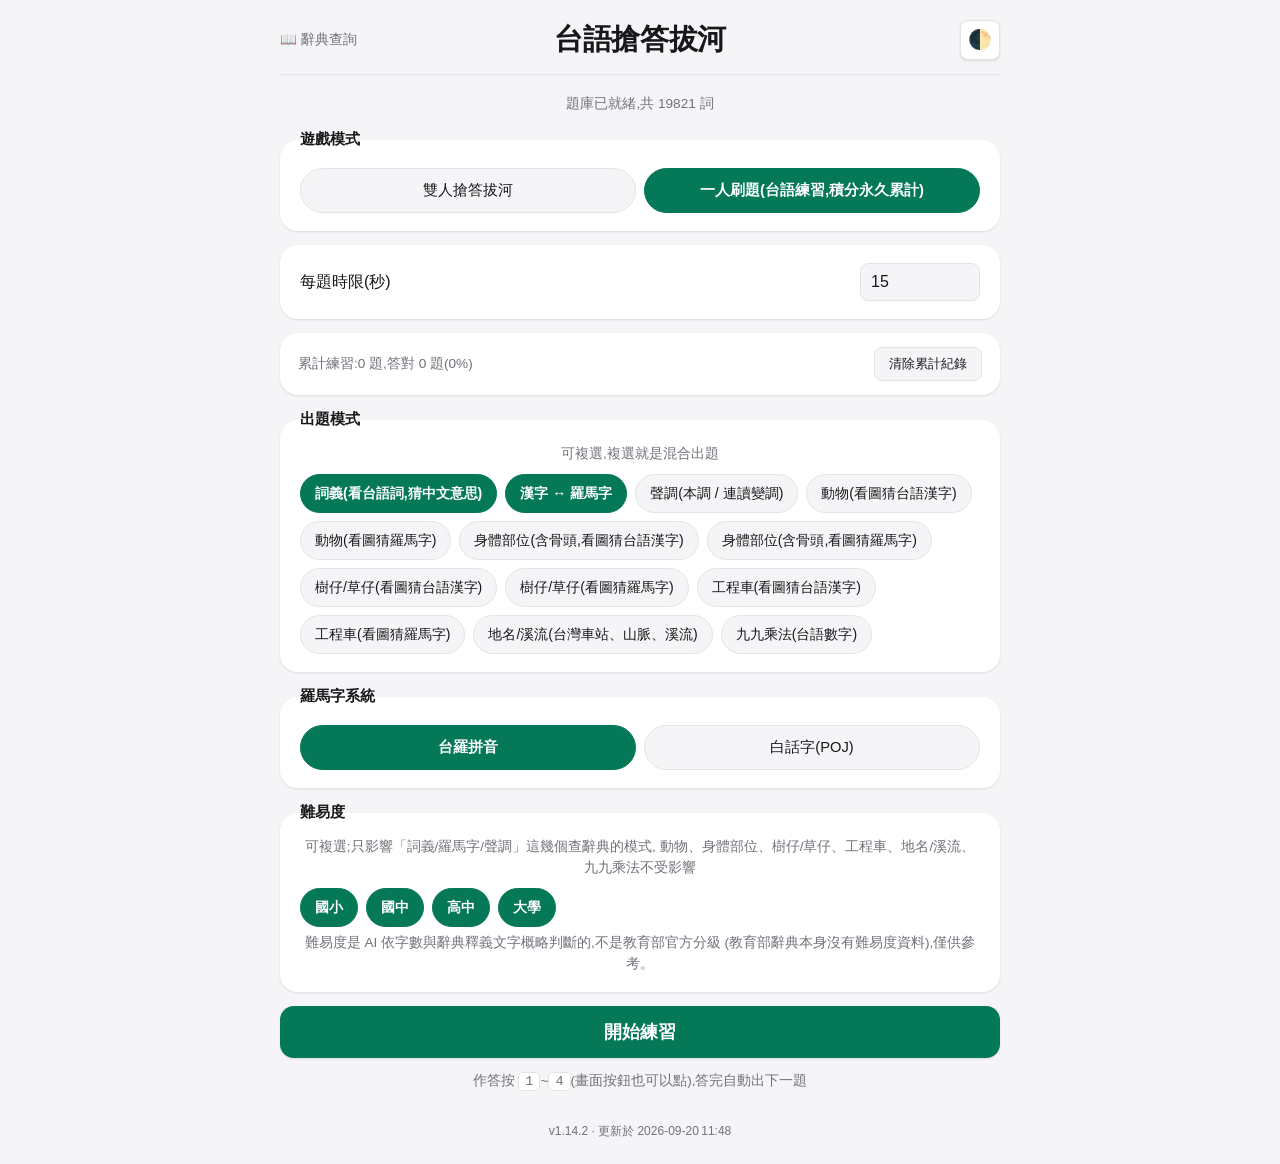
<file: index.html>
<!DOCTYPE html>
<html lang="zh-Hant">
<head>
  <meta charset="UTF-8">
  <meta name="viewport" content="width=device-width, initial-scale=1.0">
  <title>台語搶答拔河</title>
  <link rel="stylesheet" href="src/style.css">
</head>
<body>

  <header class="topBar">
    <a href="find.html" class="navLink navLinkLeft">📖 <span class="navLinkText">辭典查詢</span></a>
    <h1>台語搶答拔河</h1>
    <button type="button" id="themeToggle" title="切換深色/淺色模式" aria-label="切換深色/淺色模式">🌓</button>
  </header>

  <section id="settingsScreen">
    <p id="dictStatus">題庫載入中...</p>
    <form id="settingsForm">
      <fieldset class="segmented">
        <legend>遊戲模式</legend>
        <div class="options">
          <label><input type="radio" name="gameType" value="team"> 雙人搶答拔河</label>
          <label><input type="radio" name="gameType" value="solo" checked> 一人刷題(台語練習,積分永久累計)</label>
        </div>
      </fieldset>

      <div class="settingsCard">
        <div id="teamOnlyFields" hidden>
          <div class="field">
            <label for="targetScore">目標題數(N)</label>
            <input type="number" id="targetScore" value="5" min="1" max="50">
          </div>
          <div class="field">
            <label for="teamAName">A隊隊名</label>
            <input type="text" id="teamAName" value="紅隊">
          </div>
          <div class="field">
            <label for="teamBName">B隊隊名</label>
            <input type="text" id="teamBName" value="藍隊">
          </div>
        </div>

        <div class="field">
          <label for="questionSeconds">每題時限(秒)</label>
          <input type="number" id="questionSeconds" value="15" min="5" max="60">
        </div>
      </div>

      <div id="soloStatsBox">
        <p id="soloStatsText" class="hint"></p>
        <button type="button" id="resetSoloStatsBtn">清除累計紀錄</button>
      </div>

      <fieldset class="chipGroup">
        <legend>出題模式</legend>
        <p class="hint fieldHint">可複選,複選就是混合出題</p>
        <div class="options">
          <label><input type="checkbox" class="modeCheckbox" value="meaning" checked> 詞義(看台語詞,猜中文意思)</label>
          <label><input type="checkbox" class="modeCheckbox" value="romanization" checked> 漢字 ↔ 羅馬字</label>
          <label><input type="checkbox" class="modeCheckbox" value="tone"> 聲調(本調 / 連讀變調)</label>
          <label><input type="checkbox" class="modeCheckbox" value="animal-hanzi"> 動物(看圖猜台語漢字)</label>
          <label><input type="checkbox" class="modeCheckbox" value="animal-roman"> 動物(看圖猜羅馬字)</label>
          <label><input type="checkbox" class="modeCheckbox" value="body-hanzi"> 身體部位(含骨頭,看圖猜台語漢字)</label>
          <label><input type="checkbox" class="modeCheckbox" value="body-roman"> 身體部位(含骨頭,看圖猜羅馬字)</label>
          <label><input type="checkbox" class="modeCheckbox" value="plant-hanzi"> 樹仔/草仔(看圖猜台語漢字)</label>
          <label><input type="checkbox" class="modeCheckbox" value="plant-roman"> 樹仔/草仔(看圖猜羅馬字)</label>
          <label><input type="checkbox" class="modeCheckbox" value="vehicle-hanzi"> 工程車(看圖猜台語漢字)</label>
          <label><input type="checkbox" class="modeCheckbox" value="vehicle-roman"> 工程車(看圖猜羅馬字)</label>
          <label><input type="checkbox" class="modeCheckbox" value="place"> 地名/溪流(台灣車站、山脈、溪流)</label>
          <label><input type="checkbox" class="modeCheckbox" value="multiplication"> 九九乘法(台語數字)</label>
        </div>
      </fieldset>

      <fieldset class="segmented">
        <legend>羅馬字系統</legend>
        <div class="options">
          <label><input type="radio" name="romanSystem" value="tailo" checked> 台羅拼音</label>
          <label><input type="radio" name="romanSystem" value="poj"> 白話字(POJ)</label>
        </div>
      </fieldset>

      <fieldset class="chipGroup">
        <legend>難易度</legend>
        <p class="hint fieldHint">可複選;只影響「詞義/羅馬字/聲調」這幾個查辭典的模式,
          動物、身體部位、樹仔/草仔、工程車、地名/溪流、九九乘法不受影響</p>
        <div class="options">
          <label><input type="checkbox" class="levelCheckbox" value="elementary" checked> 國小</label>
          <label><input type="checkbox" class="levelCheckbox" value="junior" checked> 國中</label>
          <label><input type="checkbox" class="levelCheckbox" value="senior" checked> 高中</label>
          <label><input type="checkbox" class="levelCheckbox" value="university" checked> 大學</label>
        </div>
        <p class="hint fieldHint">難易度是 AI 依字數與辭典釋義文字概略判斷的,不是教育部官方分級
          (教育部辭典本身沒有難易度資料),僅供參考。</p>
      </fieldset>

      <button type="submit" id="startBtn" disabled>開始練習</button>
    </form>
    <p class="hint" id="teamKeyHint" hidden>搶答鍵:A隊按 <kbd>D</kbd>、B隊按 <kbd>K</kbd>;作答按 <kbd>1</kbd>~<kbd>4</kbd>(畫面按鈕也可以點)</p>
    <p class="hint" id="soloKeyHint">作答按 <kbd>1</kbd>~<kbd>4</kbd>(畫面按鈕也可以點),答完自動出下一題</p>
  </section>

  <section id="gameScreen" hidden>
    <div id="arena">
      <div class="sidePanel" id="panelA">
        <div class="teamName"></div>
        <div class="teamScore"></div>
        <button class="buzzBtn" id="buzzBtnA">搶答(D)</button>
      </div>

      <div id="centerStage">
        <div id="timerBadge">⏱ <span id="timerNum">--</span></div>

        <svg id="tugScene" viewBox="0 0 400 150" preserveAspectRatio="xMidYMid meet" aria-hidden="true">
          <line id="sceneGround" x1="10" y1="132" x2="390" y2="132"/>
          <line id="sceneCenterLine" x1="200" y1="18" x2="200" y2="132"/>
          <line id="ropeLine" x1="95" y1="78" x2="305" y2="78"/>

          <g transform="translate(70,78)">
            <g class="tugChar" id="charA">
              <circle class="tugHit" cx="-2" cy="-25" r="42"/>
              <path class="leg" d="M0,0 L-14,32"/>
              <path class="toe" d="M-14,32 L-20,39 M-14,32 L-14,41 M-14,32 L-8,39"/>
              <path class="leg" d="M0,0 L10,34"/>
              <path class="toe" d="M10,34 L4,41 M10,34 L10,43 M10,34 L16,41"/>
              <path class="body" d="M-3,0 C-21,-3 -25,-23 -20,-39 C-16,-53 -7,-60 -2,-60 C4,-60 14,-52 16,-39 C19,-24 15,-5 4,0 Z"/>
              <path class="arm armUp" d="M-9,-34 L-23,-44 L-29,-56"/>
              <path class="hand" d="M-29,-56 l-2,-6 M-29,-56 l-7,-2 M-29,-56 l-5,4"/>
              <path class="arm armPull" d="M-5,-32 L11,-18 L26,-6"/>
              <path class="hand" d="M26,-6 l5,-3 M26,-6 l6,1 M26,-6 l3,5"/>
              <circle class="face" cx="-2" cy="-38" r="15"/>
              <g class="eyesOpen">
                <circle class="eye" cx="-8" cy="-40" r="1.7"/>
                <circle class="eye" cx="4" cy="-40" r="1.7"/>
              </g>
              <g class="eyesClosed">
                <path class="eyeLine" d="M-10,-40 l4,0"/>
                <path class="eyeLine" d="M2,-40 l4,0"/>
              </g>
              <g class="eyesSurprised">
                <path class="eyeX" d="M-10,-42 l4,4 M-10,-38 l4,-4"/>
                <path class="eyeX" d="M2,-42 l4,4 M2,-38 l4,-4"/>
              </g>
              <path class="mouth" d="M-6,-31 Q-2,-27 2,-31"/>
              <path class="mouthOpen" d="M-5,-32 Q-2,-25 1,-32 Q-2,-29 -5,-32 Z"/>
              <path class="blush blushL" d="M-13,-34 l4,1.3 M-13,-31.5 l4,1"/>
              <path class="blush blushR" d="M11,-34 l-4,1.3 M11,-31.5 l-4,1"/>
            </g>
          </g>
          <g transform="translate(330,78) scale(-1,1)">
            <g class="tugChar" id="charB">
              <circle class="tugHit" cx="-2" cy="-25" r="42"/>
              <path class="leg" d="M0,0 L-14,32"/>
              <path class="toe" d="M-14,32 L-20,39 M-14,32 L-14,41 M-14,32 L-8,39"/>
              <path class="leg" d="M0,0 L10,34"/>
              <path class="toe" d="M10,34 L4,41 M10,34 L10,43 M10,34 L16,41"/>
              <path class="body" d="M-3,0 C-21,-3 -25,-23 -20,-39 C-16,-53 -7,-60 -2,-60 C4,-60 14,-52 16,-39 C19,-24 15,-5 4,0 Z"/>
              <path class="arm armUp" d="M-9,-34 L-23,-44 L-29,-56"/>
              <path class="hand" d="M-29,-56 l-2,-6 M-29,-56 l-7,-2 M-29,-56 l-5,4"/>
              <path class="arm armPull" d="M-5,-32 L11,-18 L26,-6"/>
              <path class="hand" d="M26,-6 l5,-3 M26,-6 l6,1 M26,-6 l3,5"/>
              <circle class="face" cx="-2" cy="-38" r="15"/>
              <g class="eyesOpen">
                <circle class="eye" cx="-8" cy="-40" r="1.7"/>
                <circle class="eye" cx="4" cy="-40" r="1.7"/>
              </g>
              <g class="eyesClosed">
                <path class="eyeLine" d="M-10,-40 l4,0"/>
                <path class="eyeLine" d="M2,-40 l4,0"/>
              </g>
              <g class="eyesSurprised">
                <path class="eyeX" d="M-10,-42 l4,4 M-10,-38 l4,-4"/>
                <path class="eyeX" d="M2,-42 l4,4 M2,-38 l4,-4"/>
              </g>
              <path class="mouth" d="M-6,-31 Q-2,-27 2,-31"/>
              <path class="mouthOpen" d="M-5,-32 Q-2,-25 1,-32 Q-2,-29 -5,-32 Z"/>
              <path class="blush blushL" d="M-13,-34 l4,1.3 M-13,-31.5 l4,1"/>
              <path class="blush blushR" d="M11,-34 l-4,1.3 M11,-31.5 l-4,1"/>
            </g>
          </g>

          <g id="ropeKnot">
            <circle r="8"/>
            <path class="flag" d="M0,-8 L14,-14 L0,-20 Z"/>
          </g>
        </svg>

        <div id="statusLine"></div>

        <div id="questionCard">
          <div id="promptLabel"></div>
          <div id="promptText"></div>
        </div>

        <div id="choices">
          <button class="choiceBtn" data-idx="0"><span class="choiceKey">1</span><span class="choiceText"></span></button>
          <button class="choiceBtn" data-idx="1"><span class="choiceKey">2</span><span class="choiceText"></span></button>
          <button class="choiceBtn" data-idx="2"><span class="choiceKey">3</span><span class="choiceText"></span></button>
          <button class="choiceBtn" data-idx="3"><span class="choiceKey">4</span><span class="choiceText"></span></button>
        </div>
      </div>

      <div class="sidePanel" id="panelB">
        <div class="teamName"></div>
        <div class="teamScore"></div>
        <button class="buzzBtn" id="buzzBtnB">搶答(K)</button>
      </div>
    </div>

    <button id="backBtn">回設定</button>
  </section>

  <section id="gameOverScreen" hidden>
    <h1 id="winnerText"></h1>
    <button id="playAgainBtn">再玩一次</button>
  </section>

  <section id="soloScreen" hidden>
    <div id="soloTop">
      <div id="soloTimerBadge">⏱ <span id="soloTimerNum">--</span></div>
      <div id="soloScoreLine">
        <span id="soloSessionScore">本次 0 / 0</span>
        <span id="soloTotalScore">累計 0 / 0</span>
      </div>
    </div>

    <div id="soloStatusLine"></div>

    <div id="soloQuestionCard">
      <div id="soloPromptLabel"></div>
      <div id="soloPromptText"></div>
    </div>

    <div id="soloChoices">
      <button class="choiceBtn" data-idx="0"><span class="choiceKey">1</span><span class="choiceText"></span></button>
      <button class="choiceBtn" data-idx="1"><span class="choiceKey">2</span><span class="choiceText"></span></button>
      <button class="choiceBtn" data-idx="2"><span class="choiceKey">3</span><span class="choiceText"></span></button>
      <button class="choiceBtn" data-idx="3"><span class="choiceKey">4</span><span class="choiceText"></span></button>
    </div>

    <button id="soloEndBtn">結束練習</button>
  </section>

  <footer id="appVersion"></footer>

  <script src="data/version.js"></script>
  <script src="src/lib/romanize.js"></script>
  <script src="data/questions.js"></script>
  <script src="src/lib/curated-words.js"></script>
  <script src="src/lib/questions.js"></script>
  <script src="src/game-state.js"></script>
  <script src="src/solo-state.js"></script>
  <script src="src/solo-stats.js"></script>
  <script src="src/keyboard.js"></script>
  <script src="src/ui.js"></script>
  <script src="src/settings.js"></script>
  <script src="src/theme.js"></script>
  <script src="src/main.js"></script>
</body>
</html>
</file>
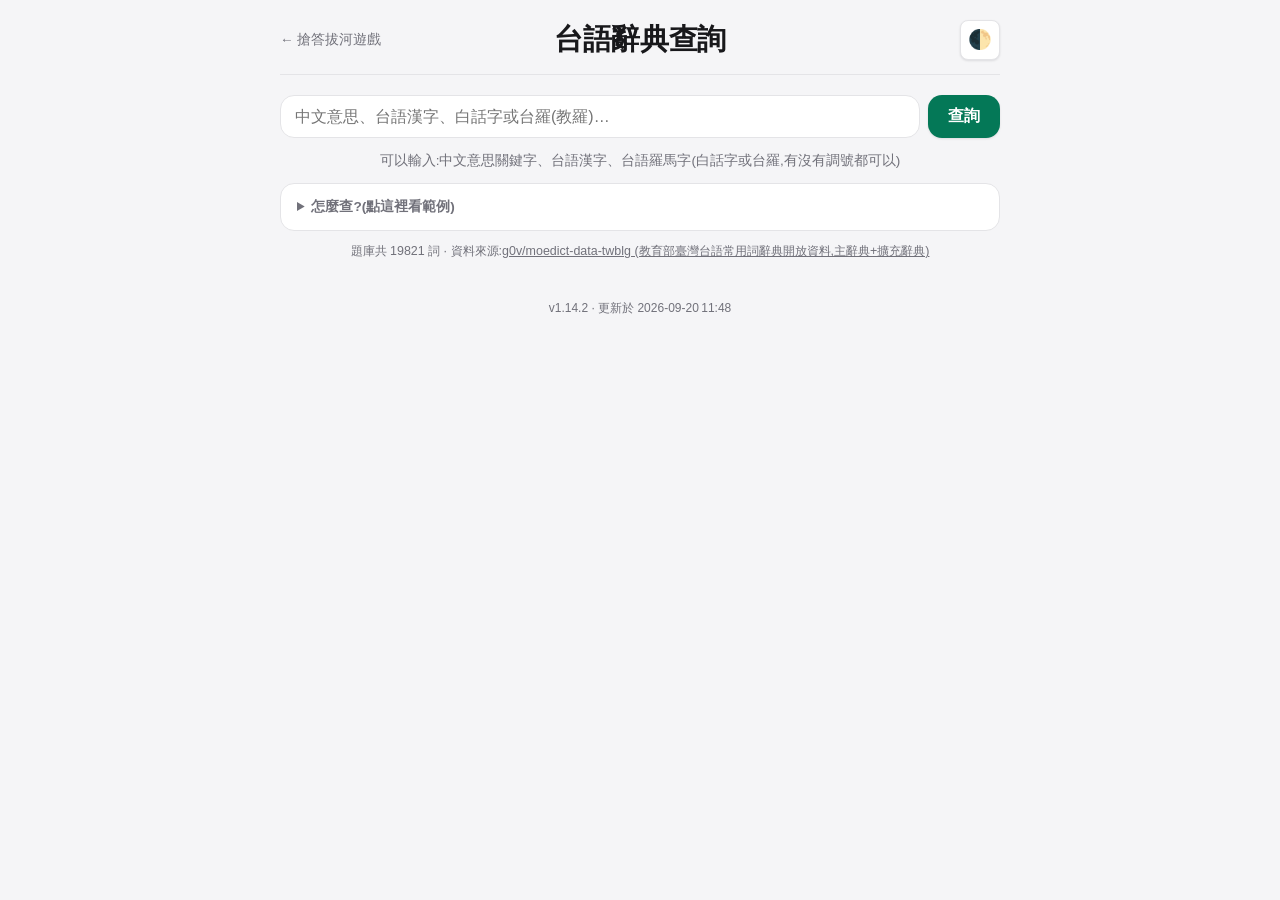
<file: find.html>
<!DOCTYPE html>
<html lang="zh-Hant">
<head>
  <meta charset="UTF-8">
  <meta name="viewport" content="width=device-width, initial-scale=1.0">
  <title>台語辭典查詢</title>
  <link rel="stylesheet" href="src/style.css">
</head>
<body>

  <header class="topBar">
    <a href="index.html" class="navLink navLinkLeft">← <span class="navLinkText">搶答拔河遊戲</span></a>
    <h1>台語辭典查詢</h1>
    <button type="button" id="themeToggle" title="切換深色/淺色模式" aria-label="切換深色/淺色模式">🌓</button>
  </header>

  <section id="findScreen">
    <form id="findForm" class="findForm">
      <input type="text" id="findInput" placeholder="中文意思、台語漢字、白話字或台羅(教羅)…" autocomplete="off">
      <button type="submit" id="findSubmitBtn">查詢</button>
    </form>
    <p class="hint">可以輸入:中文意思關鍵字、台語漢字、台語羅馬字(白話字或台羅,有沒有調號都可以)</p>

    <details class="findHelp">
      <summary>怎麼查?(點這裡看範例)</summary>
      <ul>
        <li><strong>中文意思關鍵字</strong>:輸入「感謝」,會找到漢字就是「感謝」的詞,也會找到意思裡
          有出現「感謝」兩個字的其他詞(例如「多謝」「感恩」)。</li>
        <li><strong>台語漢字</strong>:輸入「食飯」,會找到完全符合的詞,也會找到部分符合的詞
          (例如「食飯廳」「食飯會」)。</li>
        <li><strong>台語羅馬字(有打調號)</strong>:白話字、台羅兩種拼法都可以直接輸入,不用先轉換,
          兩種拼法查到的是同一批詞。例如查「to-siā」或「kám-siā」都查得到。調號可以用變音標
          (ā â à…)或數字(1~9,例如「to1-sia7」)。</li>
        <li><strong>台語羅馬字(沒打調號)</strong>:例如輸入「to-sia」(不含調號),會列出同音節、
          不同調號的候選詞讓你自己選。</li>
      </ul>
    </details>

    <p id="findMeta" class="hint findMeta"></p>
    <div id="findResults"></div>
  </section>

  <footer id="appVersion"></footer>

  <script src="data/version.js"></script>
  <script src="src/lib/romanize.js"></script>
  <script src="data/questions.js"></script>
  <script src="src/lib/curated-words.js"></script>
  <script src="src/find.js"></script>
  <script src="src/find-ui.js"></script>
  <script src="src/theme.js"></script>
</body>
</html>
</file>
<file: src/style.css>
:root {
  color-scheme: light dark;
  --teamA: #e0524a;
  --teamB: #3a7bd5;
  /* --primary 淺色模式故意選比較深的綠(不是最初選的 #059669),是因為
     #059669 配白字文字對比度只有 3.77:1,沒到 WCAG AA 一般文字要求的
     4.5:1——#047857 配白字有 5.48:1,親自算過對比度才換的,不是隨便選色。
     --on-primary 是「疊在 --primary 實心底色上面的文字顏色」專用 token:
     深色模式的 --primary 刻意選亮薄荷綠(在深色背景上當邊框/強調色很好看),
     但拿來當按鈕實心底色時如果還套用白字,對比度只剩 1.92:1,幾乎看不清楚
     ——所以深色模式的 --on-primary 改成深色文字,疊在亮綠底色上對比度有
     9.83:1。這個問題是先用 Playwright 量對比度數字才抓到的,肉眼截圖看
     沒有立刻發現。 */
  --primary: #047857;
  --primary-hover: #065f46;
  --on-primary: #ffffff;
  --primary-tint: color-mix(in srgb, var(--primary) 14%, transparent);
  --bg: #f5f5f7;
  --fg: #18181b;
  --muted: #71717a;
  --card-bg: #ffffff;
  --border: #e4e4e7;
  --radius-sm: 8px;
  --radius-md: 14px;
  --radius-lg: 18px;
  --shadow-sm: 0 1px 2px rgba(24, 24, 27, 0.05), 0 1px 3px rgba(24, 24, 27, 0.06);
  --shadow-md: 0 8px 24px rgba(24, 24, 27, 0.08);
}
@media (prefers-color-scheme: dark) {
  :root:not([data-theme="light"]) {
    --primary: #34d399;
    --primary-hover: #6ee7b7;
    --on-primary: #062e22;
    --bg: #0f1115;
    --fg: #f4f4f5;
    --muted: #9a9aa2;
    --card-bg: #1c1e23;
    --border: #2e3138;
    --shadow-sm: 0 1px 2px rgba(0, 0, 0, 0.4);
    --shadow-md: 0 8px 24px rgba(0, 0, 0, 0.45);
  }
}
:root[data-theme="dark"] {
  --primary: #34d399;
  --primary-hover: #6ee7b7;
  --on-primary: #062e22;
  --bg: #0f1115;
  --fg: #f4f4f5;
  --muted: #9a9aa2;
  --card-bg: #1c1e23;
  --border: #2e3138;
  --shadow-sm: 0 1px 2px rgba(0, 0, 0, 0.4);
  --shadow-md: 0 8px 24px rgba(0, 0, 0, 0.45);
}

* { box-sizing: border-box; }

body {
  margin: 0;
  background: var(--bg);
  color: var(--fg);
  font-family: -apple-system, "Segoe UI", "Noto Sans TC", sans-serif;
  padding: 16px;
  padding-block: 20px;
  -webkit-font-smoothing: antialiased;
}

h1 {
  text-align: center;
  margin: 0;
  font-size: clamp(1.3rem, 5vw, 1.8rem);
  letter-spacing: -0.01em;
}

section { max-width: 720px; margin: 0 auto; }

.topBar {
  max-width: 720px;
  margin: 0 auto 20px;
  display: flex;
  align-items: center;
  justify-content: center;
  gap: 12px;
  position: relative;
  padding-bottom: 14px;
  border-bottom: 1px solid var(--border);
}
#themeToggle {
  position: absolute;
  right: 0;
  border: 1px solid var(--border);
  background: var(--card-bg);
  color: var(--fg);
  border-radius: var(--radius-sm);
  width: 40px;
  height: 40px;
  font-size: 1.2rem;
  line-height: 1;
  cursor: pointer;
  flex-shrink: 0;
  box-shadow: var(--shadow-sm);
  transition: border-color 0.15s, transform 0.1s;
}
#themeToggle:hover { border-color: var(--primary); }

.navLink {
  color: var(--muted);
  font-size: 0.85rem;
  text-decoration: none;
  white-space: nowrap;
  transition: color 0.15s;
}
.navLink:hover { color: var(--primary); }
.navLinkLeft { position: absolute; left: 0; }
#themeToggle:active { transform: scale(0.94); }

/* ---- 設定畫面 ---- */
#dictStatus {
  white-space: pre-line;
  text-align: center;
  color: var(--muted);
  font-size: 0.85rem;
  margin: 0 0 16px;
}

#settingsForm { display: flex; flex-direction: column; gap: 14px; }

.settingsCard {
  background: var(--card-bg);
  border-radius: var(--radius-lg);
  box-shadow: var(--shadow-sm);
  padding: 18px 20px;
  display: flex;
  flex-direction: column;
  gap: 14px;
}
#teamOnlyFields { display: flex; flex-direction: column; gap: 14px; }
/* 跟 #soloStatsBox 同樣的坑:#id 的 specificity 蓋掉瀏覽器內建的
   [hidden]{display:none},沒有這條 hidden 屬性會被上面的 display:flex
   蓋掉——這次是截圖比對「應該隱藏卻沒隱藏」才抓到的。 */
#teamOnlyFields[hidden] { display: none; }

.field { display: flex; justify-content: space-between; align-items: center; gap: 12px; }
.field label { flex: 1; color: var(--fg); }
.field input {
  width: 120px;
  padding: 9px 10px;
  font-size: 1rem;
  border: 1.5px solid var(--border);
  border-radius: var(--radius-sm);
  background: var(--bg);
  color: var(--fg);
  transition: border-color 0.15s, box-shadow 0.15s;
}
.field input:focus {
  outline: none;
  border-color: var(--primary);
  box-shadow: 0 0 0 3px var(--primary-tint);
}

fieldset {
  border: none;
  background: var(--card-bg);
  border-radius: var(--radius-lg);
  box-shadow: var(--shadow-sm);
  padding: 18px 20px;
  display: flex;
  flex-direction: column;
  gap: 10px;
  margin: 0;
}
legend {
  font-weight: 700;
  font-size: 0.95rem;
  padding: 0;
  color: var(--fg);
}
.fieldHint {
  text-align: left;
  color: var(--muted);
  font-size: 0.82rem;
  margin: -4px 0 0;
  line-height: 1.5;
}

.options { display: flex; flex-wrap: wrap; gap: 8px; }
.options label {
  position: relative;
  display: inline-flex;
  align-items: center;
  gap: 6px;
  padding: 9px 14px;
  border: 1.5px solid var(--border);
  border-radius: 999px;
  background: var(--bg);
  color: var(--fg);
  font-size: 0.88rem;
  cursor: pointer;
  user-select: none;
  transition: background 0.15s ease, border-color 0.15s ease, color 0.15s ease, transform 0.1s ease;
}
.options label:hover { border-color: var(--primary); }
.options label:active { transform: scale(0.97); }
.options label:has(input:checked) {
  background: var(--primary);
  border-color: var(--primary);
  color: var(--on-primary);
  font-weight: 600;
}
.options label:has(input:focus-visible) { outline: 2px solid var(--primary); outline-offset: 2px; }
/* 視覺上隱藏原生 checkbox/radio,但維持 1x1px 而不是 0x0——保留在
   tab 順序跟螢幕報讀器裡可以被找到,0x0 在部分瀏覽器/報讀器會被跳過。 */
.options input[type="checkbox"], .options input[type="radio"] {
  position: absolute;
  width: 1px;
  height: 1px;
  margin: -1px;
  padding: 0;
  overflow: hidden;
  clip: rect(0, 0, 0, 0);
  white-space: nowrap;
  border: 0;
}

.segmented .options { flex-wrap: nowrap; }
.segmented .options label { flex: 1 1 0; justify-content: center; padding: 12px 14px; font-size: 0.92rem; text-align: center; }

#startBtn {
  padding: 14px;
  font-size: 1.1rem;
  font-weight: 700;
  border: none;
  border-radius: var(--radius-md);
  background: var(--primary);
  color: var(--on-primary);
  cursor: pointer;
  box-shadow: var(--shadow-sm);
  transition: background 0.15s, transform 0.1s;
}
#startBtn:hover:not(:disabled) { background: var(--primary-hover); }
#startBtn:active:not(:disabled) { transform: scale(0.99); }
#startBtn:disabled { background: var(--border); color: var(--muted); cursor: not-allowed; box-shadow: none; }

.hint { text-align: center; color: var(--muted); font-size: 0.85rem; }
kbd {
  border: 1px solid var(--border);
  border-radius: 4px;
  padding: 1px 6px;
  font-family: monospace;
  background: var(--card-bg);
}

/* ---- 遊戲畫面:左右分邊 + 中間拔河場景 ---- */
#gameScreen { max-width: 900px; }

#arena {
  display: grid;
  grid-template-columns: minmax(120px, 1fr) minmax(0, 2.4fr) minmax(120px, 1fr);
  grid-template-areas: "panelA center panelB";
  gap: 14px;
  align-items: stretch;
  margin-bottom: 16px;
}

.sidePanel {
  border-radius: var(--radius-lg);
  padding: 16px 10px;
  text-align: center;
  display: flex;
  flex-direction: column;
  align-items: center;
  gap: 8px;
  background: var(--card-bg);
  border: 1px solid var(--border);
  border-top: 3px solid transparent;
  box-shadow: var(--shadow-sm);
  transition: box-shadow 0.2s;
}
#panelA { grid-area: panelA; border-top-color: var(--teamA); }
#panelB { grid-area: panelB; border-top-color: var(--teamB); }
.sidePanel.active { box-shadow: 0 0 0 4px rgba(255, 200, 0, 0.55); }
.teamName { font-weight: bold; font-size: 1.05rem; word-break: break-word; }
.teamScore { font-size: 1.7rem; font-weight: bold; }
#panelA .teamScore { color: var(--teamA); }
#panelB .teamScore { color: var(--teamB); }
.buzzBtn {
  padding: 8px 14px;
  border-radius: var(--radius-sm);
  border: none;
  cursor: pointer;
  font-weight: bold;
  color: white;
  width: 100%;
  transition: filter 0.15s, transform 0.1s;
}
.buzzBtn:active { transform: scale(0.97); }
#panelA .buzzBtn { background: var(--teamA); }
#panelB .buzzBtn { background: var(--teamB); }
.buzzBtn:hover { filter: brightness(1.08); }
/* 同 .choiceBtn 的坑:搶答鈕每一輪都是同一顆 DOM element 重複使用,
   觸控點過一次之後瀏覽器原生 focus 樣式會殘留到下一輪,見上面
   .choiceBtn:focus-visible 的註解。 */
.buzzBtn:focus { outline: none; }
.buzzBtn:focus-visible { outline: 2px solid var(--fg); outline-offset: 2px; }

#centerStage { grid-area: center; display: flex; flex-direction: column; align-items: stretch; }

#timerBadge, #soloTimerBadge {
  align-self: center;
  background: var(--card-bg);
  border: 1px solid var(--border);
  border-radius: 999px;
  padding: 4px 14px;
  font-weight: bold;
  font-variant-numeric: tabular-nums;
  margin-bottom: 6px;
  box-shadow: var(--shadow-sm);
}
#timerBadge.timerLow, #soloTimerBadge.timerLow { color: #c62828; border-color: #c62828; }

#tugScene { width: 100%; height: auto; margin-bottom: 8px; }
#sceneGround { stroke: var(--border); stroke-width: 3; }
#sceneCenterLine { stroke: var(--muted); stroke-width: 2; stroke-dasharray: 4 5; }
#ropeLine { stroke: #9a7148; stroke-width: 4; stroke-linecap: round; }
#ropeKnot {
  transition: transform 0.5s ease;
  transform: translate(200px, 78px);
}
#ropeKnot circle { fill: var(--fg); }
#ropeKnot .flag { fill: #f2b705; }
/* 拔河角色造型(2026-09-20 改版,照使用者小孩畫的角色重畫):圓頭巾狀
   身體+白臉+腮紅的「小怪獸」,取代原本的純線條火柴人。手/腳/身體一樣
   以髖部(0,0)為原點畫,方便下面的動畫繼續用 rotate/translate,轉軸
   自然就是髖部,不會跑位。 */
/* 人偶本身也可以直接按下去搶答(見 main.js 的 charA/charB click),但四肢
   都只是細線條(stroke,沒有 fill),實際點擊熱區太小很難點準,所以疊一個
   蓋住整個人偶範圍的透明圓形當熱區,比單靠線條本身容易點,手機上也好按。 */
.tugHit { fill: transparent; pointer-events: all; cursor: pointer; }
#tugScene { cursor: default; }

.tugChar .leg, .tugChar .arm {
  stroke-width: 5;
  stroke-linecap: round;
  stroke-linejoin: round;
  fill: none;
}
.tugChar .toe, .tugChar .hand {
  stroke-width: 3;
  stroke-linecap: round;
  fill: none;
}
.tugChar .body { stroke-width: 3; stroke-linejoin: round; }
/* 臉固定用淺色,不能跟著深色模式的 --card-bg 變暗——深色模式下臉會
   幾乎全黑,上面深色的眼睛/嘴巴就看不見了(這是實際截圖抓到的問題,
   不是猜的)。 */
.tugChar .face { fill: #fdfaf3; stroke-width: 2.5; }
.tugChar .eye { fill: #2b2b2b; }
.tugChar .eyeLine, .tugChar .eyeX { stroke: #2b2b2b; stroke-width: 2; stroke-linecap: round; fill: none; }
.tugChar .mouth { stroke: #2b2b2b; stroke-width: 2; fill: none; }
.tugChar .mouthOpen { fill: #6b2b2b; stroke: none; }
.tugChar .blush { stroke: #ff8a65; stroke-width: 2; stroke-linecap: round; opacity: 0.7; }

/* 預設表情:張眼、閉嘴微笑;閉眼/驚訝眼/張嘴是特定狀態才顯示,見下面
   .bigPull/.stumble/.victory/.defeated 那幾條規則,靠 opacity 切換,
   不用另外寫 JS 控制哪個表情該顯示。 */
.tugChar .eyesClosed, .tugChar .eyesSurprised, .tugChar .mouthOpen { opacity: 0; }
.tugChar .eyesOpen, .tugChar .eyesClosed, .tugChar .eyesSurprised,
.tugChar .mouth, .tugChar .mouthOpen { transition: opacity 0.15s ease; }

#charA .leg, #charA .toe, #charA .arm, #charA .hand, #charA .body { stroke: var(--teamA); }
#charA .body { fill: var(--teamA); }
#charA .face { stroke: var(--teamA); }
#charB .leg, #charB .toe, #charB .arm, #charB .hand, #charB .body { stroke: var(--teamB); }
#charB .body { fill: var(--teamB); }
#charB .face { stroke: var(--teamB); }

/* 平常(還沒搶答/等待作答)時,兩隊角色像真的在較勁拔河一樣持續施力:
   邊晃邊有一點上下彈,不是單純左右擺動。 */
@keyframes tugSway {
  0%   { transform: rotate(-8deg) translateY(0); }
  50%  { transform: rotate(6deg) translateY(-2px); }
  100% { transform: rotate(-8deg) translateY(0); }
}
.tugChar { animation: tugSway 1s ease-in-out infinite; transform-origin: 0 0; }
#charB { animation-delay: 0.5s; } /* 跟A錯開,看起來像雙方輪流較量,不是同步晃 */

/* 答對時,獲勝那隊用力拉一下:比之前更誇張的後仰+一點縮放,表情切成
   張嘴用力、腮紅加深。 */
@keyframes bigPull {
  0%   { transform: rotate(-8deg) scale(1); }
  20%  { transform: rotate(-42deg) scale(1.18) translate(-4px, -3px); }
  50%  { transform: rotate(10deg) scale(0.96); }
  75%  { transform: rotate(-14deg) scale(1.05); }
  100% { transform: rotate(-8deg) scale(1); }
}
.tugChar.bigPull { animation: bigPull 0.75s ease-out; }
.tugChar.bigPull .mouth { opacity: 0; }
.tugChar.bigPull .mouthOpen { opacity: 1; }
.tugChar.bigPull .blush { opacity: 1; }

/* 答對時,另一隊被拉得一個踉蹌,表情切成驚訝的 X 眼。 */
@keyframes stumble {
  0%   { transform: rotate(6deg); }
  35%  { transform: rotate(28deg) translate(7px, 4px) scale(0.95); }
  60%  { transform: rotate(16deg) translate(3px, 1px); }
  100% { transform: rotate(-8deg); }
}
.tugChar.stumble { animation: stumble 0.75s ease-out; }
.tugChar.stumble .eyesOpen { opacity: 0; }
.tugChar.stumble .eyesSurprised { opacity: 1; }

/* 遊戲結束:獲勝隊伍歡呼跳動(張嘴笑+腮紅),落敗隊伍癱倒閉眼。 */
@keyframes victoryBounce {
  0%, 100% { transform: translateY(0) rotate(-10deg) scale(1); }
  50%      { transform: translateY(-18px) rotate(12deg) scale(1.08); }
}
.tugChar.victory { animation: victoryBounce 0.5s ease-in-out infinite; }
.tugChar.victory .mouth { opacity: 0; }
.tugChar.victory .mouthOpen { opacity: 1; }
.tugChar.victory .blush { opacity: 1; }
.tugChar.defeated { animation: none; transform: rotate(55deg) translate(10px, 12px); opacity: 0.55; }
.tugChar.defeated .eyesOpen { opacity: 0; }
.tugChar.defeated .eyesClosed { opacity: 1; }

#statusLine, #soloStatusLine { text-align: center; font-weight: bold; min-height: 1.4em; margin-bottom: 12px; }

/* ---- 題目卡 ---- */
#questionCard, #soloQuestionCard {
  background: var(--card-bg);
  border-radius: var(--radius-lg);
  border: 1px solid var(--border);
  box-shadow: var(--shadow-md);
  padding: 22px 20px;
  text-align: center;
  margin-bottom: 16px;
}
#promptLabel, #soloPromptLabel { color: var(--muted); margin-bottom: 8px; font-size: 0.9rem; }
#promptText, #soloPromptText { font-size: clamp(1.3rem, 6vw, 1.8rem); font-weight: bold; word-break: break-word; }
#promptText.emojiPrompt, #soloPromptText.emojiPrompt { font-size: clamp(2.5rem, 12vw, 4rem); line-height: 1; }
.boneCrop {
  width: min(220px, 100%);
  aspect-ratio: 1 / 1;
  background-repeat: no-repeat;
  background-color: #fdfaf3;
  border-radius: var(--radius-md);
}
.animalPhoto {
  display: block;
  margin: 0 auto;
  max-width: min(220px, 100%);
  max-height: 220px;
  width: auto;
  height: auto;
  object-fit: cover;
  border-radius: var(--radius-md);
  border: 1px solid var(--border);
  box-shadow: var(--shadow-sm);
}

/* ---- 選項 ---- */
#choices, #soloChoices { display: grid; grid-template-columns: 1fr 1fr; gap: 12px; margin-bottom: 16px; }
.choiceBtn {
  display: flex;
  align-items: center;
  gap: 10px;
  padding: 14px;
  border-radius: var(--radius-md);
  border: 1.5px solid var(--border);
  background: var(--card-bg);
  color: var(--fg);
  font-size: 1.05rem;
  cursor: pointer;
  text-align: left;
  word-break: break-word;
  box-shadow: var(--shadow-sm);
  transition: border-color 0.15s, transform 0.1s, box-shadow 0.15s;
}
.choiceBtn:hover:not(:disabled) { border-color: var(--primary); box-shadow: var(--shadow-md); }
.choiceBtn:active:not(:disabled) { transform: scale(0.98); }
/* 選項按鈕的 DOM element 每一題都重複使用、只換內容跟 disabled 狀態
   (不是每題重新 create),所以上一題點過的按鈕會保留瀏覽器原生的
   :focus 樣式,沒特別處理的話下一題同一個位置會殘留一圈對焦框——手機
   上使用者反應「還沒作答就看到綠框」就是這個。瀏覽器預設的 focus 樣式
   顏色還會受系統佈景主題影響(例如 Android Material You 動態配色),
   不一定是我們自己配色裡的綠。修法:滑鼠/觸控點擊不顯示對焦框
   (:focus 直接 outline:none),只有鍵盤 Tab 導覽時才顯示
   (:focus-visible),這是瀏覽器原生支援、專門處理這種情境的偽類。 */
.choiceBtn:focus { outline: none; }
.choiceBtn:focus-visible { outline: 2px solid var(--primary); outline-offset: 2px; }
.choiceBtn:disabled { opacity: 0.6; cursor: default; }
.choiceKey {
  display: inline-flex;
  align-items: center;
  justify-content: center;
  width: 28px;
  height: 28px;
  border-radius: 50%;
  background: var(--border);
  flex-shrink: 0;
  font-weight: bold;
  font-size: 0.9rem;
}
.choiceBtn.correct { border-color: var(--primary); background: color-mix(in srgb, var(--primary) 14%, var(--card-bg)); }
.choiceBtn.wrong { border-color: #c62828; background: rgba(198, 40, 40, 0.12); }

#backBtn, #soloEndBtn {
  display: block;
  margin: 0 auto;
  padding: 9px 18px;
  border-radius: var(--radius-sm);
  border: 1.5px solid var(--border);
  background: var(--card-bg);
  color: var(--fg);
  cursor: pointer;
  transition: border-color 0.15s;
}
#backBtn:hover, #soloEndBtn:hover { border-color: var(--primary); }

/* ---- 一人刷題畫面 ---- */
#soloScreen { max-width: 720px; }
#soloTop {
  display: flex;
  align-items: center;
  justify-content: center;
  gap: 16px;
  flex-wrap: wrap;
  margin-bottom: 8px;
}
#soloScoreLine {
  display: flex;
  gap: 14px;
  font-weight: bold;
  font-variant-numeric: tabular-nums;
}
#soloSessionScore { color: var(--fg); }
#soloTotalScore { color: var(--muted); }

/* ---- 設定畫面:一人模式累計數據 ---- */
#soloStatsBox {
  background: var(--card-bg);
  border-radius: var(--radius-lg);
  box-shadow: var(--shadow-sm);
  padding: 14px 18px;
  display: flex;
  align-items: center;
  justify-content: space-between;
  gap: 12px;
  flex-wrap: wrap;
}
/* #id 的 specificity 比瀏覽器內建的 [hidden] { display: none } 高,
   沒有這條的話設定 hidden 屬性會被上面的 display: flex 蓋掉,element
   永遠顯示——這裡是 Playwright 測試才抓到的真實 bug,不是防禦性寫法。 */
#soloStatsBox[hidden] { display: none; }
#soloStatsBox .hint { margin: 0; text-align: left; }
#resetSoloStatsBtn {
  padding: 7px 14px;
  border-radius: var(--radius-sm);
  border: 1.5px solid var(--border);
  background: var(--bg);
  color: var(--fg);
  cursor: pointer;
  white-space: nowrap;
  transition: border-color 0.15s;
}
#resetSoloStatsBtn:hover { border-color: #c62828; color: #c62828; }

/* ---- 結束畫面 ---- */
#gameOverScreen { text-align: center; }
#playAgainBtn {
  padding: 12px 24px;
  font-size: 1.1rem;
  font-weight: 700;
  border-radius: var(--radius-md);
  border: none;
  background: var(--primary);
  color: var(--on-primary);
  cursor: pointer;
  box-shadow: var(--shadow-sm);
  transition: background 0.15s;
}
#playAgainBtn:hover { background: var(--primary-hover); }

/* ---- 辭典查詢畫面(find.html) ---- */
#findScreen { max-width: 720px; }
.findForm { display: flex; gap: 8px; margin-bottom: 8px; }
#findInput {
  flex: 1;
  padding: 11px 14px;
  font-size: 1rem;
  border: 1.5px solid var(--border);
  border-radius: var(--radius-md);
  background: var(--card-bg);
  color: var(--fg);
  transition: border-color 0.15s, box-shadow 0.15s;
}
#findInput:focus {
  outline: none;
  border-color: var(--primary);
  box-shadow: 0 0 0 3px var(--primary-tint);
}
#findSubmitBtn {
  padding: 11px 20px;
  font-size: 1rem;
  font-weight: 700;
  border: none;
  border-radius: var(--radius-md);
  background: var(--primary);
  color: var(--on-primary);
  cursor: pointer;
  box-shadow: var(--shadow-sm);
  transition: background 0.15s;
  white-space: nowrap;
}
#findSubmitBtn:hover { background: var(--primary-hover); }

.findHelp {
  background: var(--card-bg);
  border: 1px solid var(--border);
  border-radius: var(--radius-md);
  padding: 10px 16px;
  margin-bottom: 12px;
  font-size: 0.85rem;
  color: var(--fg);
}
.findHelp summary {
  cursor: pointer;
  color: var(--muted);
  font-weight: 600;
  padding: 4px 0;
  user-select: none;
}
.findHelp summary:hover { color: var(--primary); }
.findHelp[open] summary { color: var(--primary); margin-bottom: 6px; }
.findHelp ul { margin: 8px 0; padding-left: 20px; }
.findHelp li { margin-bottom: 8px; line-height: 1.6; }
.findHelp li:last-child { margin-bottom: 0; }
.findHelp strong { color: var(--primary); }

.findMeta { margin: 4px 0 20px; font-size: 0.78rem; }
.findMeta a { color: var(--muted); }
.findMeta a:hover { color: var(--primary); }

.findSectionTitle {
  font-size: 0.95rem;
  font-weight: 700;
  color: var(--muted);
  margin: 20px 0 10px;
}
.findSectionTitle:first-child { margin-top: 0; }
.findSectionEmpty { color: var(--muted); text-align: left; margin: 8px 0 16px; }

.findCard {
  background: var(--card-bg);
  border: 1px solid var(--border);
  border-radius: var(--radius-lg);
  box-shadow: var(--shadow-sm);
  padding: 16px 18px;
  margin-bottom: 12px;
}
.findCardCurated { border-style: dashed; border-color: rgba(217, 119, 6, 0.5); }
.findCardHanzi { font-size: 1.6rem; font-weight: bold; margin-bottom: 6px; }
.findCardRoman {
  display: flex;
  flex-wrap: wrap;
  gap: 6px 20px;
  color: var(--fg);
  font-size: 1.05rem;
  margin-bottom: 10px;
}
.findRomanLabel {
  display: inline-block;
  color: var(--muted);
  font-size: 0.75rem;
  margin-right: 6px;
  vertical-align: middle;
}
.findCardSlangNote {
  background: rgba(217, 119, 6, 0.1);
  border: 1px solid rgba(217, 119, 6, 0.35);
  border-radius: var(--radius-sm);
  padding: 8px 10px;
  font-size: 0.82rem;
  line-height: 1.5;
  color: var(--fg);
  margin-bottom: 10px;
}
.findCardDefs { margin: 0 0 8px; padding-left: 20px; color: var(--fg); }
.findCardDefs li { margin-bottom: 3px; }
.findDefPos {
  display: inline-block;
  background: var(--bg);
  border: 1px solid var(--border);
  border-radius: 4px;
  padding: 0 6px;
  font-size: 0.75rem;
  color: var(--muted);
  margin-right: 6px;
}
.findCardLevel { font-size: 0.78rem; color: var(--muted); }

@media (max-width: 700px) {
  #arena {
    grid-template-columns: 1fr 1fr;
    grid-template-areas:
      "panelA panelB"
      "center center";
  }
  .sidePanel { flex-direction: row; justify-content: space-between; text-align: left; padding: 10px; }
  .sidePanel > * { flex: 1; }
  .buzzBtn { width: auto; }
}

@media (max-width: 480px) {
  #choices, #soloChoices { grid-template-columns: 1fr; }
  .field { flex-direction: column; align-items: stretch; }
  .field input { width: 100%; }
  #soloStatsBox { flex-direction: column; align-items: stretch; text-align: center; }
  #soloStatsBox .hint { text-align: center; }
  .sidePanel { padding: 8px; gap: 6px; }
  .teamName { font-size: 0.9rem; }
  .teamScore { font-size: 1.2rem; }
  .buzzBtn { padding: 6px 10px; font-size: 0.85rem; }
  .topBar { justify-content: flex-start; }
  .topBar h1 { flex: 1; text-align: center; }
  .segmented .options { flex-wrap: wrap; }
  /* 手機寬度下標題置中、左邊 navLink 跟右邊 themeToggle 都是絕對定位,
     文字版的連結太長會跟置中的標題疊在一起,窄螢幕只留 icon。 */
  .navLinkText { display: none; }
  .findForm { flex-direction: column; }
  .findCardRoman { flex-direction: column; gap: 4px; }
}

/* ---- 版本資訊 ---- */
#appVersion {
  text-align: center;
  color: var(--muted);
  font-size: 0.75rem;
  padding: 20px 16px 4px;
}
</file>
